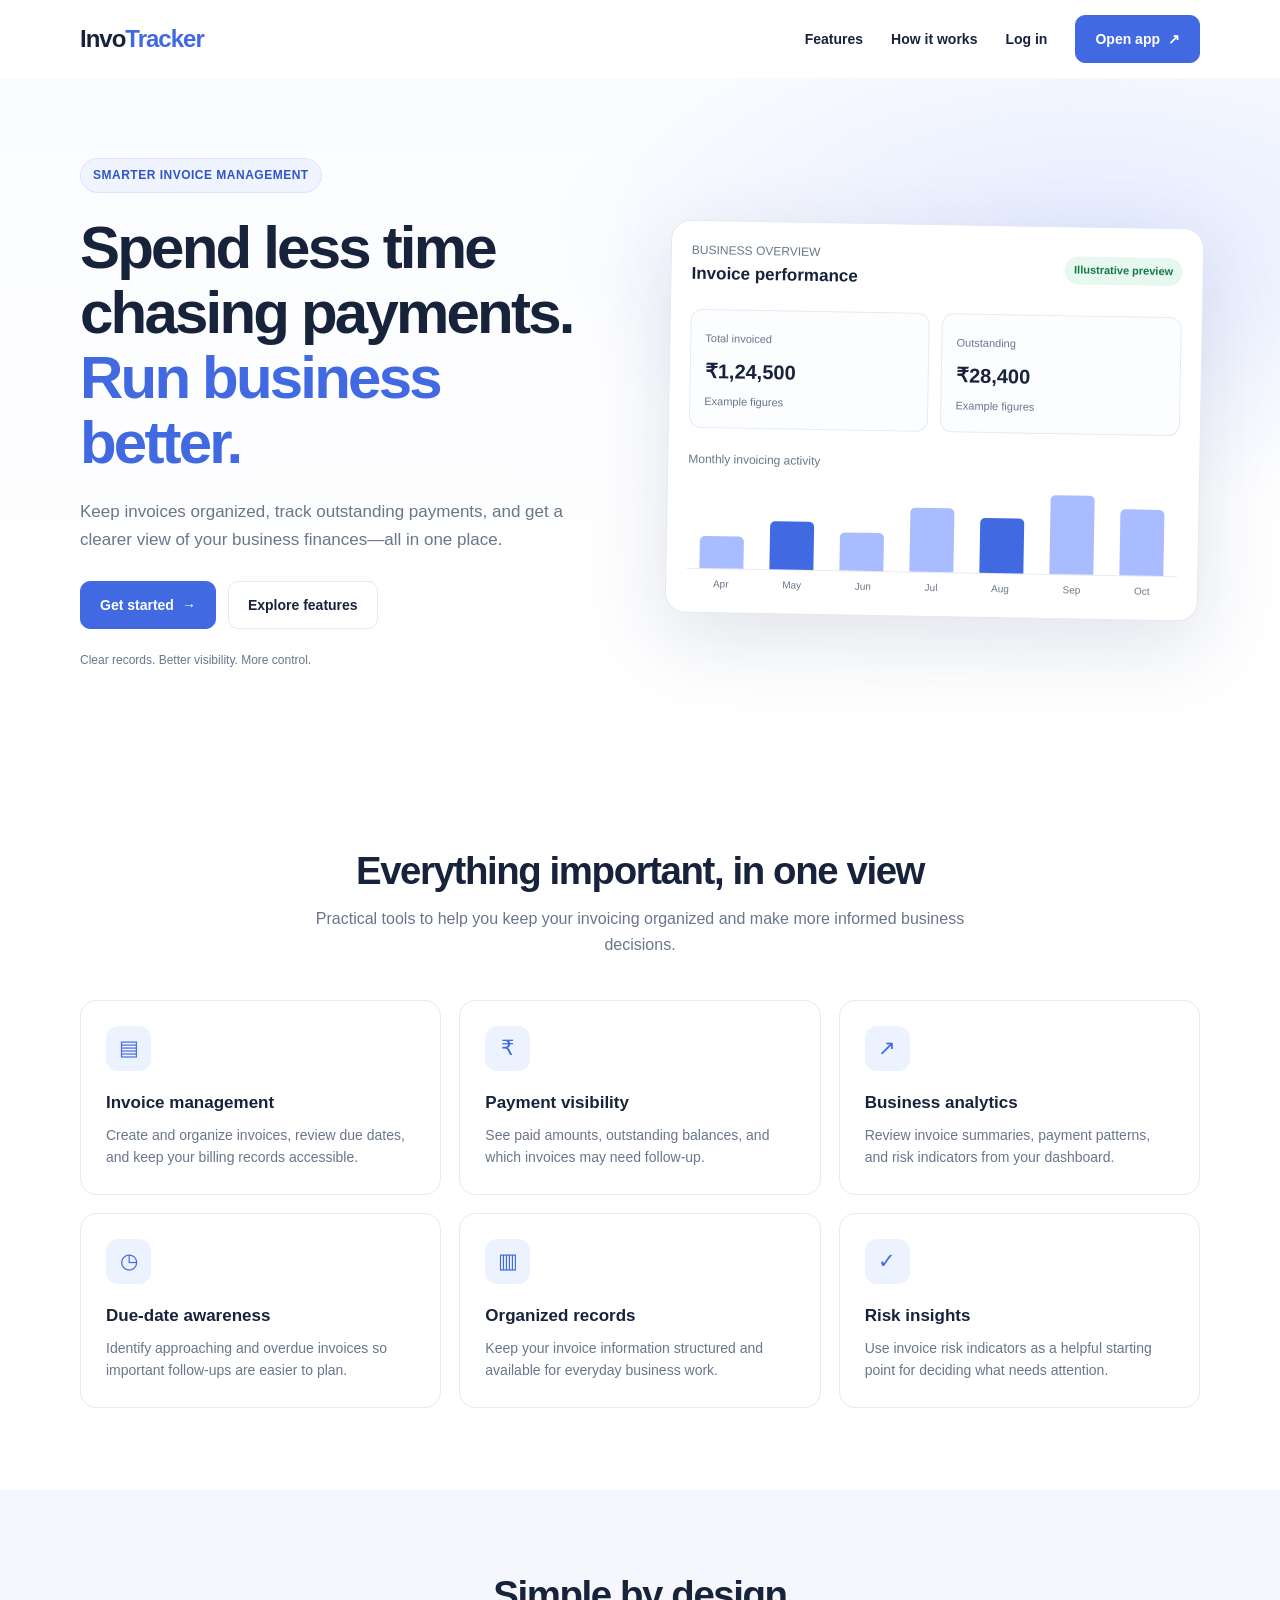
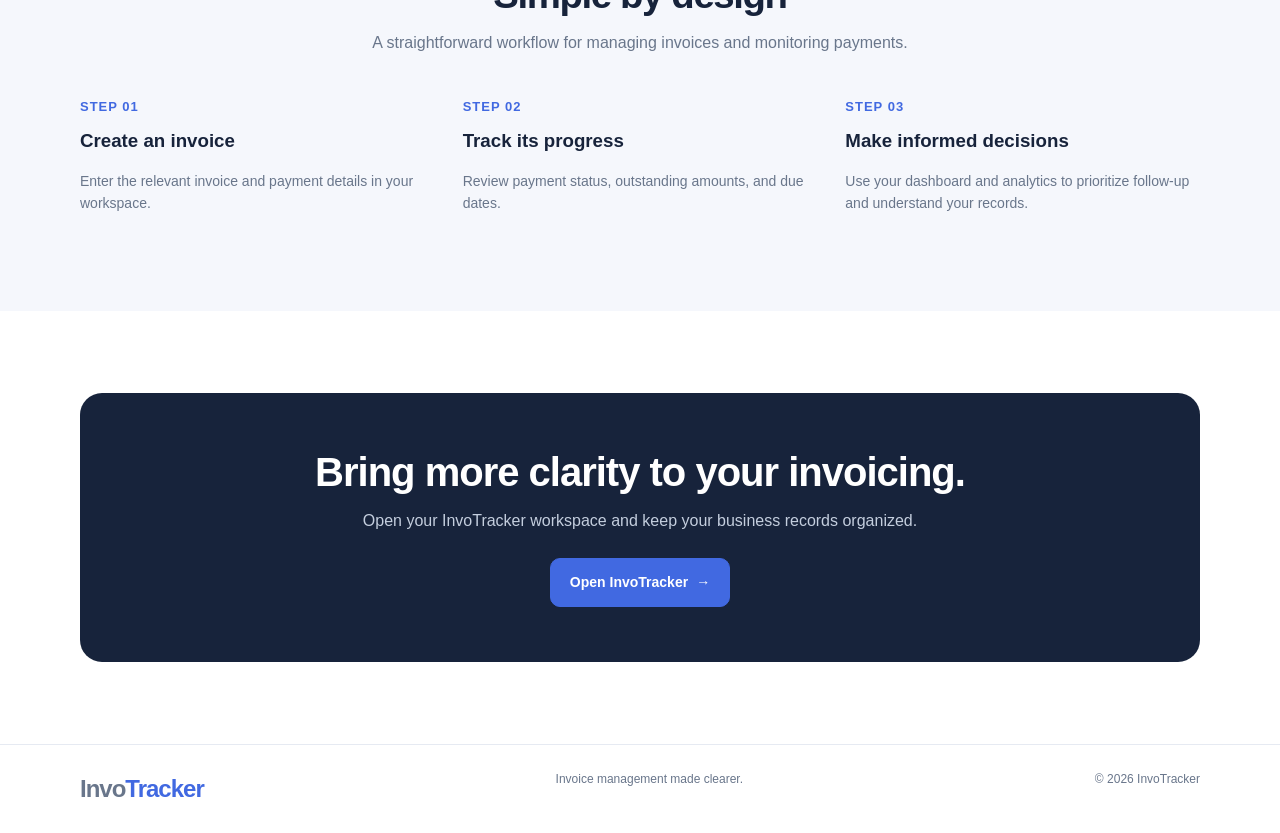
<file: src/main/resources/static/landing.html>
<!DOCTYPE html>
<html lang="en">
<head>
    <meta charset="UTF-8">
    <meta name="viewport" content="width=device-width, initial-scale=1.0">
    <meta name="theme-color" content="#101828">
    <meta name="description" content="InvoTracker helps businesses manage invoices, monitor payments, and understand cash flow.">
    <title>InvoTracker — Invoicing, made clear</title>
    <style>
        :root {
            --ink: #17233b;
            --muted: #69768b;
            --blue: #4169e1;
            --light: #f5f7fc;
            --line: #e6eaf2;
        }

        * { box-sizing: border-box; }
        html { scroll-behavior: smooth; }
        body {
            margin: 0;
            color: var(--ink);
            background: white;
            font-family: Inter, -apple-system, BlinkMacSystemFont, "Segoe UI", sans-serif;
            line-height: 1.6;
        }
        a { color: inherit; text-decoration: none; }
        .container { width: min(1120px, calc(100% - 40px)); margin: auto; }

        nav {
            height: 78px;
            display: flex;
            align-items: center;
            justify-content: space-between;
            gap: 20px;
        }
        .logo { font-size: 24px; font-weight: 850; letter-spacing: -1px; }
        .logo span { color: var(--blue); }
        .navlinks { display: flex; align-items: center; gap: 28px; font-size: 14px; font-weight: 600; }
        .navlinks a:not(.btn):hover { color: var(--blue); }

        .btn {
            display: inline-flex;
            justify-content: center;
            align-items: center;
            gap: 8px;
            padding: 12px 19px;
            border-radius: 10px;
            background: var(--blue);
            color: white;
            font-weight: 700;
            font-size: 14px;
            border: 1px solid var(--blue);
            transition: transform .2s, background .2s;
        }
        .btn:hover { background: #3154c6; transform: translateY(-1px); }
        .btn-outline { background: white; color: var(--ink); border-color: var(--line); }
        .btn-outline:hover { background: var(--light); color: var(--ink); }

        .hero {
            padding: 80px 0 84px;
            background:
                    radial-gradient(ellipse at 85% 25%, rgba(109,145,255,.16), transparent 35%),
                    linear-gradient(180deg, #fbfcff, #fff);
            overflow: hidden;
        }
        .hero-grid {
            display: grid;
            grid-template-columns: 1fr 1fr;
            align-items: center;
            gap: 55px;
        }
        .eyebrow {
            display: inline-flex;
            padding: 7px 12px;
            border: 1px solid #dce5ff;
            border-radius: 30px;
            color: #3154c6;
            background: #f0f4ff;
            font-size: 12px;
            font-weight: 750;
            letter-spacing: .5px;
        }
        h1 {
            font-size: clamp(38px, 5vw, 60px);
            line-height: 1.08;
            letter-spacing: -2.8px;
            margin: 23px 0;
        }
        h1 span { color: var(--blue); }
        .hero-copy { max-width: 510px; color: var(--muted); font-size: 17px; }
        .hero-actions { display: flex; flex-wrap: wrap; gap: 12px; margin-top: 28px; }
        .trust { margin-top: 22px; color: var(--muted); font-size: 12px; }

        .preview {
            padding: 20px;
            border: 1px solid #e3e8f2;
            border-radius: 20px;
            background: white;
            box-shadow: 0 25px 80px rgba(26, 46, 89, .13);
            transform: rotate(1deg);
        }
        .preview-top { display: flex; justify-content: space-between; align-items: center; gap: 10px; }
        .preview-label { color: var(--muted); font-size: 12px; }
        .preview-title { font-size: 17px; font-weight: 800; }
        .preview-amount { font-size: 30px; font-weight: 850; letter-spacing: -1px; margin-top: 8px; }
        .pill { padding: 5px 9px; border-radius: 20px; background: #e7f8ef; color: #147747; font-size: 11px; font-weight: 800; }
        .preview-stats { display: grid; grid-template-columns: 1fr 1fr; gap: 12px; margin: 22px 0; }
        .mini-card { border: 1px solid var(--line); border-radius: 12px; padding: 14px; background: #fcfdff; }
        .mini-card strong { display: block; font-size: 20px; margin-top: 5px; }
        .mini-card small { color: var(--muted); font-size: 11px; }
        .bars { display: flex; align-items: end; justify-content: space-around; height: 100px; padding-top: 12px; border-bottom: 1px solid var(--line); }
        .bar { width: 9%; border-radius: 5px 5px 0 0; background: #a9bcff; }
        .bar:nth-child(2), .bar:nth-child(5) { background: var(--blue); }
        .months { display: flex; justify-content: space-around; color: var(--muted); font-size: 10px; margin-top: 7px; }

        .section { padding: 82px 0; }
        .section-soft { background: var(--light); }
        .section-heading { max-width: 650px; margin: 0 auto 42px; text-align: center; }
        .section-heading h2 { margin: 0 0 12px; font-size: clamp(28px, 3vw, 40px); letter-spacing: -1.4px; line-height: 1.2; }
        .section-heading p { color: var(--muted); margin: 0; }
        .features { display: grid; grid-template-columns: repeat(3, 1fr); gap: 18px; }
        .feature { background: white; border: 1px solid var(--line); border-radius: 16px; padding: 25px; }
        .feature-icon { display: grid; place-items: center; width: 45px; height: 45px; border-radius: 12px; background: #edf2ff; color: var(--blue); font-size: 21px; }
        .feature h3 { font-size: 17px; margin: 18px 0 8px; }
        .feature p { color: var(--muted); font-size: 14px; margin: 0; }

        .steps { display: grid; grid-template-columns: repeat(3, 1fr); gap: 28px; }
        .step-number { color: var(--blue); font-weight: 850; font-size: 13px; letter-spacing: 1px; }
        .steps h3 { margin: 8px 0; }
        .steps p { color: var(--muted); font-size: 14px; }

        .cta {
            background: #17233b;
            color: white;
            padding: 55px 35px;
            border-radius: 22px;
            text-align: center;
        }
        .cta h2 { font-size: clamp(27px, 4vw, 40px); line-height: 1.2; margin: 0 0 12px; letter-spacing: -1px; }
        .cta p { color: #c4cede; margin: 0 0 25px; }
        footer { border-top: 1px solid var(--line); padding: 25px 0; color: var(--muted); font-size: 12px; }
        .footer-inner { display: flex; justify-content: space-between; flex-wrap: wrap; gap: 15px; }

        @media (max-width: 800px) {
            .hero { padding: 55px 0; }
            .hero-grid { grid-template-columns: 1fr; gap: 35px; }
            .preview { transform: none; }
            .features { grid-template-columns: 1fr 1fr; }
            .steps { gap: 15px; }
            .navlinks { gap: 14px; }
        }
        @media (max-width: 540px) {
            .container { width: min(100% - 28px, 1120px); }
            nav { height: 68px; }
            .logo { font-size: 21px; }
            .navlinks { gap: 10px; font-size: 12px; }
            .navlinks .nav-about { display: none; }
            .navlinks .btn { padding: 9px 11px; }
            h1 { letter-spacing: -1.8px; }
            .features, .steps { grid-template-columns: 1fr; }
            .section { padding: 60px 0; }
            .cta { padding: 38px 20px; }
        }
    </style>
</head>
<body>
<header class="container">
    <nav aria-label="Main navigation">
        <a class="logo" href="/landing.html">Invo<span>Tracker</span></a>
        <div class="navlinks">
            <a class="nav-about" href="#features">Features</a>
            <a class="nav-about" href="#how-it-works">How it works</a>
            <a href="/index.html">Log in</a>
            <a class="btn" href="/index.html">Open app <span aria-hidden="true">↗</span></a>
        </div>
    </nav>
</header>

<main>
    <section class="hero">
        <div class="container hero-grid">
            <div>
                <span class="eyebrow">SMARTER INVOICE MANAGEMENT</span>
                <h1>Spend less time chasing payments. <span>Run business better.</span></h1>
                <p class="hero-copy">
                    Keep invoices organized, track outstanding payments, and get a clearer
                    view of your business finances—all in one place.
                </p>
                <div class="hero-actions">
                    <a class="btn" href="/index.html">Get started <span aria-hidden="true">→</span></a>
                    <a class="btn btn-outline" href="#features">Explore features</a>
                </div>
                <p class="trust">Clear records. Better visibility. More control.</p>
            </div>

            <div class="preview" aria-label="Illustrative invoice analytics preview">
                <div class="preview-top">
                    <div>
                        <div class="preview-label">BUSINESS OVERVIEW</div>
                        <div class="preview-title">Invoice performance</div>
                    </div>
                    <span class="pill">Illustrative preview</span>
                </div>
                <div class="preview-stats">
                    <div class="mini-card">
                        <small>Total invoiced</small>
                        <strong>₹1,24,500</strong>
                        <small>Example figures</small>
                    </div>
                    <div class="mini-card">
                        <small>Outstanding</small>
                        <strong>₹28,400</strong>
                        <small>Example figures</small>
                    </div>
                </div>
                <div class="preview-label">Monthly invoicing activity</div>
                <div class="bars" aria-hidden="true">
                    <div class="bar" style="height:36%"></div>
                    <div class="bar" style="height:55%"></div>
                    <div class="bar" style="height:43%"></div>
                    <div class="bar" style="height:73%"></div>
                    <div class="bar" style="height:63%"></div>
                    <div class="bar" style="height:90%"></div>
                    <div class="bar" style="height:76%"></div>
                </div>
                <div class="months" aria-hidden="true">
                    <span>Apr</span><span>May</span><span>Jun</span><span>Jul</span><span>Aug</span><span>Sep</span><span>Oct</span>
                </div>
            </div>
        </div>
    </section>

    <section class="section" id="features">
        <div class="container">
            <div class="section-heading">
                <h2>Everything important, in one view</h2>
                <p>Practical tools to help you keep your invoicing organized and make more informed business decisions.</p>
            </div>
            <div class="features">
                <article class="feature">
                    <div class="feature-icon" aria-hidden="true">▤</div>
                    <h3>Invoice management</h3>
                    <p>Create and organize invoices, review due dates, and keep your billing records accessible.</p>
                </article>
                <article class="feature">
                    <div class="feature-icon" aria-hidden="true">₹</div>
                    <h3>Payment visibility</h3>
                    <p>See paid amounts, outstanding balances, and which invoices may need follow-up.</p>
                </article>
                <article class="feature">
                    <div class="feature-icon" aria-hidden="true">↗</div>
                    <h3>Business analytics</h3>
                    <p>Review invoice summaries, payment patterns, and risk indicators from your dashboard.</p>
                </article>
                <article class="feature">
                    <div class="feature-icon" aria-hidden="true">◷</div>
                    <h3>Due-date awareness</h3>
                    <p>Identify approaching and overdue invoices so important follow-ups are easier to plan.</p>
                </article>
                <article class="feature">
                    <div class="feature-icon" aria-hidden="true">▥</div>
                    <h3>Organized records</h3>
                    <p>Keep your invoice information structured and available for everyday business work.</p>
                </article>
                <article class="feature">
                    <div class="feature-icon" aria-hidden="true">✓</div>
                    <h3>Risk insights</h3>
                    <p>Use invoice risk indicators as a helpful starting point for deciding what needs attention.</p>
                </article>
            </div>
        </div>
    </section>

    <section class="section section-soft" id="how-it-works">
        <div class="container">
            <div class="section-heading">
                <h2>Simple by design</h2>
                <p>A straightforward workflow for managing invoices and monitoring payments.</p>
            </div>
            <div class="steps">
                <article>
                    <div class="step-number">STEP 01</div>
                    <h3>Create an invoice</h3>
                    <p>Enter the relevant invoice and payment details in your workspace.</p>
                </article>
                <article>
                    <div class="step-number">STEP 02</div>
                    <h3>Track its progress</h3>
                    <p>Review payment status, outstanding amounts, and due dates.</p>
                </article>
                <article>
                    <div class="step-number">STEP 03</div>
                    <h3>Make informed decisions</h3>
                    <p>Use your dashboard and analytics to prioritize follow-up and understand your records.</p>
                </article>
            </div>
        </div>
    </section>

    <section class="section">
        <div class="container">
            <div class="cta">
                <h2>Bring more clarity to your invoicing.</h2>
                <p>Open your InvoTracker workspace and keep your business records organized.</p>
                <a class="btn" href="/index.html">Open InvoTracker <span aria-hidden="true">→</span></a>
            </div>
        </div>
    </section>
</main>

<footer>
    <div class="container footer-inner">
        <span class="logo">Invo<span>Tracker</span></span>
        <span>Invoice management made clearer.</span>
        <span>© <span id="year"></span> InvoTracker</span>
    </div>
</footer>
<script>
    document.getElementById("year").textContent = new Date().getFullYear();
</script>
</body>
</html>
</file>
